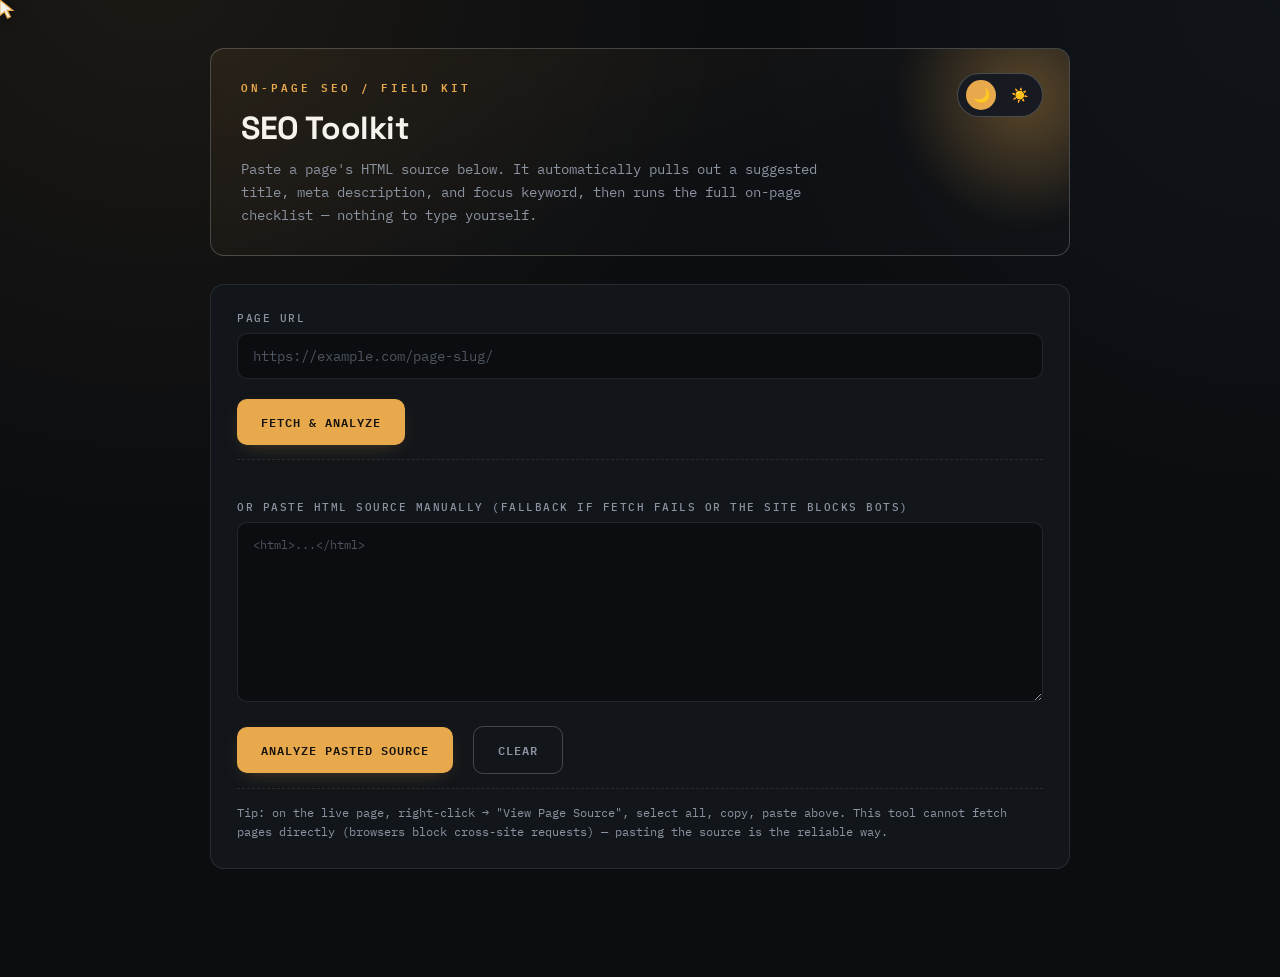
<file: index.html>
<!DOCTYPE html>
<html lang="en">
<head>
<meta charset="UTF-8">
<meta name="viewport" content="width=device-width, initial-scale=1.0">
<title>SEO Toolkit — Generator + Checklist Analyzer</title>
<link rel="stylesheet" href="seo-toolkit.css">
</head>
<body>
<div class="cursor-arrow" id="cursorArrow">
  <svg viewBox="0 0 24 24" xmlns="http://www.w3.org/2000/svg">
    <path d="M2 2 L2 19 L7 15 L10.5 22 L13.5 20.5 L10 13.5 L16 13.5 Z"/>
  </svg>
</div>
<div class="wrap">

<div class="masthead">
  <div class="theme-toggle">
    <button id="themeDark" title="Dark mode">🌙</button>
    <button id="themeLight" title="Light mode">☀️</button>
  </div>
  <p class="eyebrow">On-Page SEO / Field Kit</p>
  <h1>SEO Toolkit</h1>
  <p class="sub">Paste a page's HTML source below. It automatically pulls out a suggested title, meta description, and focus keyword, then runs the full on-page checklist — nothing to type yourself.</p>
</div>

<!-- SINGLE PANEL: paste source, get everything -->
<div class="panel active" id="checker">
  <div class="card">
    <label>Page URL</label>
    <input type="text" id="check-url" placeholder="https://example.com/page-slug/" onkeydown="if(event.key==='Enter'){event.preventDefault(); fetchAndAnalyze();}">
    <button onclick="fetchAndAnalyze()">Fetch &amp; Analyze</button>
    <div class="hint" id="fetch-status"></div>

    <label style="margin-top:26px;">Or paste HTML source manually (fallback if fetch fails or the site blocks bots)</label>
    <textarea id="check-html" placeholder="&lt;html&gt;...&lt;/html&gt;"></textarea>

    <button onclick="runChecklist()">Analyze Pasted Source</button>
    <button class="secondary" onclick="document.getElementById('check-html').value='';document.getElementById('check-results').style.display='none';">Clear</button>
    <div class="hint">Tip: on the live page, right-click → "View Page Source", select all, copy, paste above. This tool cannot fetch pages directly (browsers block cross-site requests) — pasting the source is the reliable way.</div>
  </div>

  <div id="check-results" style="display:none;">
    <div class="card" id="check-meta-card">
      <div class="section-label">Suggested Title Tag</div>
      <div id="check-titles"></div>
      <div class="section-label">Suggested Meta Description</div>
      <div id="check-descriptions"></div>
      <div class="section-label">Suggested Focus Keyword</div>
      <div class="result">
        <button class="copy" onclick="copyText('check-fk')">Copy</button>
        <div class="val" id="check-fk"></div>
      </div>
      <div class="hint" id="check-extract-note"></div>
    </div>

    <div class="summary" id="check-summary"></div>
    <div class="card" id="check-list"></div>
  </div>
</div>

</div><!-- /.wrap -->

<script src="seo-toolkit.js"></script>

</body>
</html>
</file>
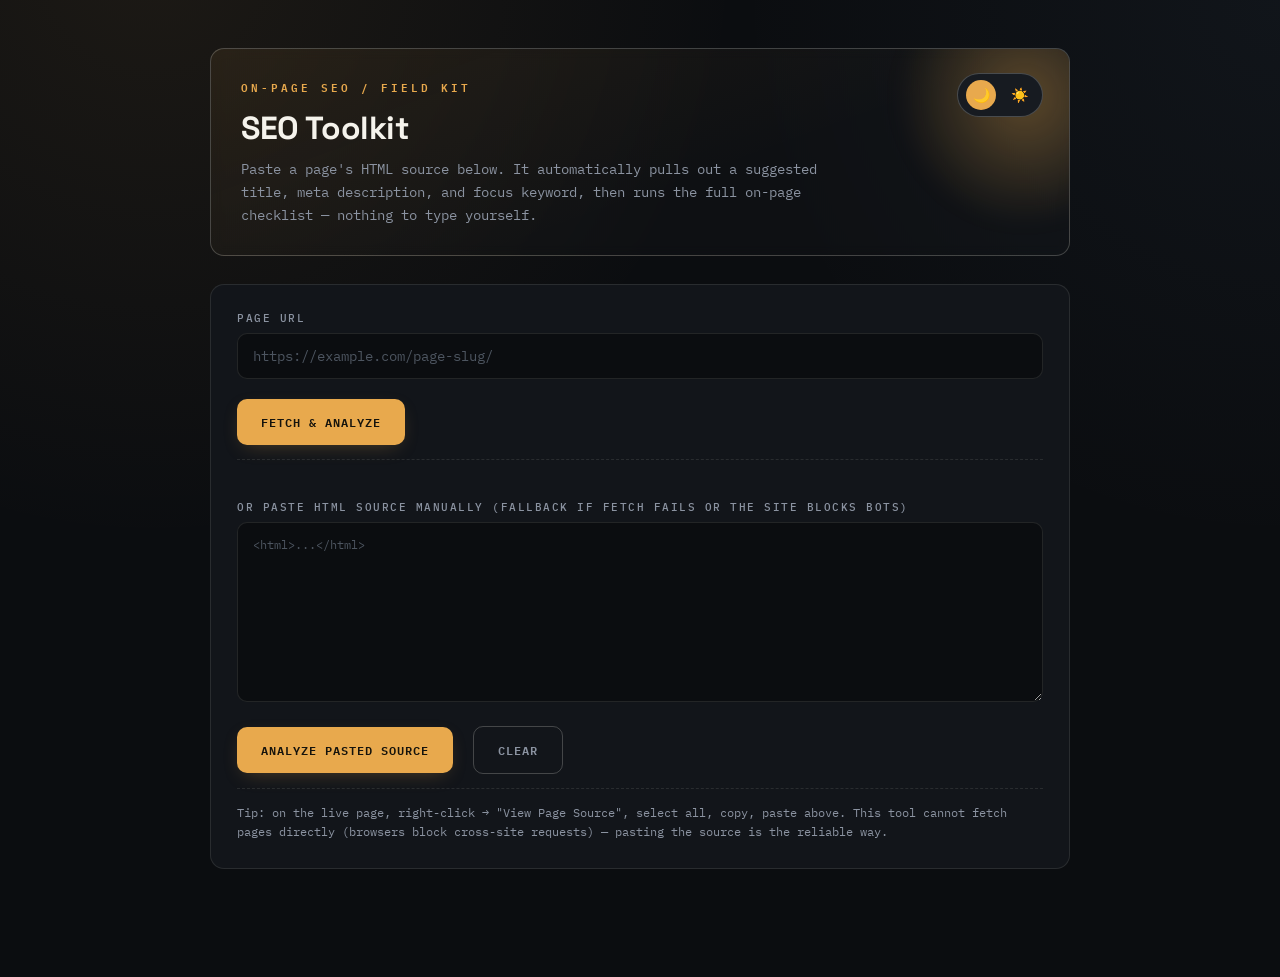
<file: seo-toolkit.html>
<!DOCTYPE html>
<html lang="en">
<head>
<meta charset="UTF-8">
<meta name="viewport" content="width=device-width, initial-scale=1.0">
<title>SEO Toolkit — Generator + Checklist Analyzer</title>
<link rel="stylesheet" href="seo-toolkit.css">
</head>
<body>
<div class="cursor-ring" id="cursorRing"></div>
<div class="cursor-dot" id="cursorDot"></div>
<div class="wrap">

<div class="masthead">
  <div class="theme-toggle">
    <button id="themeDark" title="Dark mode">🌙</button>
    <button id="themeLight" title="Light mode">☀️</button>
  </div>
  <p class="eyebrow">On-Page SEO / Field Kit</p>
  <h1>SEO Toolkit</h1>
  <p class="sub">Paste a page's HTML source below. It automatically pulls out a suggested title, meta description, and focus keyword, then runs the full on-page checklist — nothing to type yourself.</p>
</div>

<!-- SINGLE PANEL: paste source, get everything -->
<div class="panel active" id="checker">
  <div class="card">
    <label>Page URL</label>
    <input type="text" id="check-url" placeholder="https://example.com/page-slug/">
    <button onclick="fetchAndAnalyze()">Fetch &amp; Analyze</button>
    <div class="hint" id="fetch-status"></div>

    <label style="margin-top:26px;">Or paste HTML source manually (fallback if fetch fails or the site blocks bots)</label>
    <textarea id="check-html" placeholder="&lt;html&gt;...&lt;/html&gt;"></textarea>

    <button onclick="runChecklist()">Analyze Pasted Source</button>
    <button class="secondary" onclick="document.getElementById('check-html').value='';document.getElementById('check-results').style.display='none';">Clear</button>
    <div class="hint">Tip: on the live page, right-click → "View Page Source", select all, copy, paste above. This tool cannot fetch pages directly (browsers block cross-site requests) — pasting the source is the reliable way.</div>
  </div>

  <div id="check-results" style="display:none;">
    <div class="card" id="check-meta-card">
      <div class="section-label">Suggested Title Tag</div>
      <div id="check-titles"></div>
      <div class="section-label">Suggested Meta Description</div>
      <div id="check-descriptions"></div>
      <div class="section-label">Suggested Focus Keyword</div>
      <div class="result">
        <button class="copy" onclick="copyText('check-fk')">Copy</button>
        <div class="val" id="check-fk"></div>
      </div>
      <div class="hint" id="check-extract-note"></div>
    </div>

    <div class="summary" id="check-summary"></div>
    <div class="card" id="check-list"></div>
  </div>
</div>

</div><!-- /.wrap -->

<script src="seo-toolkit.js"></script>

</body>
</html>
</file>
<file: seo-toolkit.css>
@import url('https://fonts.googleapis.com/css2?family=Space+Grotesk:wght@500;600;700&family=IBM+Plex+Mono:wght@400;500;600&display=swap');

:root{
  --ink:#0b0d10; --paper:#f5f3ec; --panel:#12151a; --panel2:#171b21;
  --line: rgba(245,243,236,0.10); --line-strong: rgba(245,243,236,0.22);
  --text:#eceae3; --muted:#8b93a1;
  --accent:#e8a94d; --accent-soft:#c98a3a; --accent-glow: rgba(232,169,77,0.35);
  --good:#7dd88f; --bad:#ef6a5f; --warn:#e8a94d;
}

html[data-theme="light"]{
  --ink:#f7f5ef; --paper:#1c1c1a; --panel:#ffffff; --panel2:#f0eee5;
  --line: rgba(20,20,18,0.10); --line-strong: rgba(20,20,18,0.20);
  --text:#242420; --muted:#6b7280;
  --accent:#c9822f; --accent-soft:#a86a22; --accent-glow: rgba(201,130,47,0.25);
  --good:#2c9a56; --bad:#d9463b; --warn:#c9822f;
}
html[data-theme="light"] body{
  background:
    radial-gradient(circle at 12% -5%, rgba(201,130,47,0.06), transparent 40%),
    radial-gradient(circle at 100% 0%, rgba(125,168,216,0.05), transparent 35%),
    var(--ink);
}
html[data-theme="light"] .tab.active,
html[data-theme="light"] button:not(.secondary){ color:#fff8ef; }

*{box-sizing:border-box;}
html{scroll-behavior:smooth;}

body{
  margin:0; font-family:'IBM Plex Mono', ui-monospace, monospace;
  background:
    radial-gradient(circle at 12% -5%, rgba(232,169,77,0.08), transparent 40%),
    radial-gradient(circle at 100% 0%, rgba(125,168,216,0.05), transparent 35%),
    var(--ink);
  color:var(--text); padding:48px 24px 90px;
  background-attachment:fixed;
  cursor:none;
}

/* ============ CUSTOM CURSOR (arrow pointer) ============ */
.cursor-arrow{
  position:fixed; top:0; left:0; pointer-events:none; z-index:9999;
  width:22px; height:22px;
  transform:translate(-2px,-2px);
  transition:transform .12s ease;
}
.cursor-arrow svg{
  width:100%; height:100%;
  filter:drop-shadow(0 2px 6px rgba(0,0,0,0.45));
}
.cursor-arrow path{
  fill:var(--paper);
  stroke:var(--accent);
  stroke-width:1.4;
  transition:fill .15s ease, stroke .15s ease;
}

body.cursor-active .cursor-arrow{
  transform:translate(-2px,-2px) scale(1.15);
}
body.cursor-active .cursor-arrow path{
  fill:var(--accent);
  stroke:var(--paper);
}
.cursor-arrow.clicking{
  transform:translate(-2px,-2px) scale(0.88);
}

@media (hover:none), (pointer:coarse){
  body{cursor:auto;}
  .cursor-arrow{display:none;}
}

/* soft glow trail — faint fading dots behind the arrow as it moves */
.trail-glow{
  position:fixed; z-index:9997; pointer-events:none;
  width:6px; height:6px; border-radius:50%;
  background:var(--accent);
  filter:blur(1px);
  transform:translate(-50%,-50%);
  opacity:0.45;
  animation:trailFade .5s ease-out forwards;
}
@keyframes trailFade{
  to{ opacity:0; transform:translate(-50%,-50%) scale(0.15); }
}

/* click ripple — single clean expanding ring, not a particle burst */
.click-ripple{
  position:fixed; z-index:9998; pointer-events:none;
  width:8px; height:8px; border-radius:50%;
  border:1.5px solid var(--accent);
  transform:translate(-50%,-50%);
  opacity:0.8;
  animation:rippleOut .45s cubic-bezier(.22,.85,.4,1) forwards;
}
@keyframes rippleOut{
  to{ width:46px; height:46px; opacity:0; }
}

/* ============ LAYOUT ============ */
.wrap{max-width:860px; margin:0 auto;}

.masthead{
  border:1px solid var(--line-strong); border-radius:14px; padding:28px 30px;
  margin-bottom:28px; position:relative; overflow:hidden;
  background:linear-gradient(160deg, rgba(232,169,77,0.08), rgba(255,255,255,0.015) 60%);
  backdrop-filter:blur(6px);
}
.masthead::after{
  content:''; position:absolute; top:-40%; right:-10%; width:260px; height:260px;
  background:radial-gradient(circle, var(--accent-glow), transparent 70%);
  filter:blur(10px); pointer-events:none;
}
.eyebrow{
  font-size:11px; letter-spacing:3px; color:var(--accent); text-transform:uppercase;
  margin:0 0 12px; font-weight:600; position:relative;
}
h1{
  font-family:'Space Grotesk', sans-serif; font-size:32px; font-weight:700;
  margin:0 0 10px; letter-spacing:-0.4px; color:var(--paper); position:relative;
}
.sub{color:var(--muted); margin:0; font-size:13.5px; line-height:1.7; max-width:600px; position:relative;}

/* ============ TABS ============ */
.tabs{
  display:flex; gap:6px; margin-bottom:24px; padding:5px;
  background:var(--panel); border:1px solid var(--line); border-radius:12px;
}
.tab{
  flex:1; padding:12px 18px; background:transparent; border:none; border-radius:8px;
  cursor:none; font-size:12px; color:var(--muted); font-family:'IBM Plex Mono',monospace;
  letter-spacing:1px; text-transform:uppercase; font-weight:500;
  transition:background .18s ease, color .18s ease; text-align:center;
}
.tab.active{background:var(--accent); color:#15130c; font-weight:600; box-shadow:0 4px 18px -6px var(--accent-glow);}
.tab:not(.active):hover{color:var(--text); background:var(--panel2);}
.panel{display:none;}
.panel.active{display:block; animation:fadeIn .3s ease;}
@keyframes fadeIn{from{opacity:0; transform:translateY(6px);} to{opacity:1; transform:translateY(0);}}

/* ============ CARDS ============ */
.card{
  background:var(--panel); border:1px solid var(--line); border-radius:14px;
  padding:26px; margin-bottom:18px; position:relative;
  transition:border-color .2s ease;
}
.card:hover{border-color:var(--line-strong);}

label{
  display:block; font-size:10.5px; color:var(--muted); margin-bottom:8px; margin-top:20px;
  text-transform:uppercase; letter-spacing:1.5px; font-weight:500;
}
label:first-child{margin-top:0;}

input[type=text], textarea{
  width:100%; background:var(--ink); border:1px solid var(--line); color:var(--text);
  padding:13px 15px; border-radius:10px; font-size:13.5px; font-family:'IBM Plex Mono',monospace;
  transition:border-color .18s ease, box-shadow .18s ease;
}
input[type=text]:focus, textarea:focus{
  outline:none; border-color:var(--accent); box-shadow:0 0 0 3px rgba(232,169,77,0.12);
}
input[type=text]::placeholder, textarea::placeholder{color:#4d5560;}
textarea{min-height:180px; font-size:11.5px; resize:vertical; line-height:1.6;}

/* ============ BUTTONS ============ */
button{
  background:var(--accent); color:#15130c; border:none; padding:13px 24px;
  border-radius:10px; font-size:12px; cursor:none; margin-top:20px; font-weight:600;
  font-family:'IBM Plex Mono',monospace; letter-spacing:1px; text-transform:uppercase;
  transition:transform .12s ease, box-shadow .18s ease, background .18s ease;
  box-shadow:0 6px 20px -8px var(--accent-glow);
}
button:hover{background:#f2bd6b; box-shadow:0 8px 24px -6px var(--accent-glow); transform:translateY(-1px);}
button:active{transform:translateY(0) scale(0.97);}
button.secondary{
  background:transparent; border:1px solid var(--line-strong); color:var(--muted);
  margin-left:10px; box-shadow:none;
}
button.secondary:hover{color:var(--text); border-color:var(--text); background:transparent; box-shadow:none; transform:none;}

/* ============ RESULT BLOCKS ============ */
.result{
  background:var(--ink); border:1px solid var(--line); border-radius:10px;
  padding:16px 18px; margin-top:10px; position:relative;
  transition:border-color .18s ease;
}
.result:hover{border-color:var(--line-strong);}
.result .val{
  font-size:14px; line-height:1.6; word-break:break-word; white-space:pre-wrap;
  font-family:'Space Grotesk',sans-serif; color:var(--paper);
}
.charcount{font-size:10.5px; margin-top:9px; letter-spacing:0.5px; text-transform:uppercase; font-weight:500;}
.charcount.ok{color:var(--good);}
.charcount.bad{color:var(--bad);}
.copy{
  position:absolute; top:12px; right:12px; background:transparent; border:1px solid var(--line-strong);
  color:var(--muted); font-size:10px; padding:5px 12px; border-radius:6px; cursor:none; margin:0;
  letter-spacing:1px; text-transform:uppercase; transition:color .15s ease, border-color .15s ease;
}
.copy:hover{color:var(--accent); border-color:var(--accent);}

.section-label{
  font-size:10.5px; color:var(--accent); text-transform:uppercase; letter-spacing:2px;
  margin:24px 0 10px; font-weight:600; display:flex; align-items:center; gap:10px;
}
.section-label::after{content:''; flex:1; height:1px; background:var(--line);}
.section-label:first-child{margin-top:0;}

/* ============ CHECKLIST ITEMS ============ */
.check-item{
  display:flex; gap:14px; padding:15px 0; border-bottom:1px solid var(--line);
  align-items:flex-start; transition:padding-left .15s ease;
}
.check-item:hover{padding-left:4px;}
.check-item:last-child{border-bottom:none;}
.icon{
  font-size:12px; width:24px; height:24px; flex-shrink:0; text-align:center;
  border-radius:50%; display:flex; align-items:center; justify-content:center;
  margin-top:1px; font-weight:700; font-family:'Space Grotesk',sans-serif;
}
.icon.pass{color:var(--good); background:rgba(125,216,143,0.12); border:1px solid rgba(125,216,143,0.35);}
.icon.fail{color:var(--bad); background:rgba(239,106,95,0.12); border:1px solid rgba(239,106,95,0.35);}
.icon.warn{color:var(--warn); background:rgba(232,169,77,0.12); border:1px solid rgba(232,169,77,0.35);}
.check-text .title{font-size:13.5px; font-weight:600; margin-bottom:4px; font-family:'Space Grotesk',sans-serif; color:var(--paper);}
.check-text .detail{font-size:12.5px; color:var(--muted); line-height:1.65;}

/* ============ SUMMARY STATS ============ */
.summary{display:flex; gap:12px; margin-bottom:18px; flex-wrap:wrap;}
.stat{
  background:var(--panel); border:1px solid var(--line); border-radius:12px;
  padding:18px 20px; text-align:center; flex:1; min-width:100px; position:relative; overflow:hidden;
  transition:transform .15s ease;
}
.stat:hover{transform:translateY(-2px);}
.stat .num{font-size:32px; font-weight:700; font-family:'Space Grotesk',sans-serif;}
.stat .lbl{font-size:10px; color:var(--muted); text-transform:uppercase; margin-top:4px; letter-spacing:2px;}
.stat.pass{border-color:rgba(125,216,143,0.3);} .stat.pass .num{color:var(--good);}
.stat.fail{border-color:rgba(239,106,95,0.3);} .stat.fail .num{color:var(--bad);}
.stat.warn{border-color:rgba(232,169,77,0.3);} .stat.warn .num{color:var(--warn);}

.hint{
  font-size:11.5px; color:var(--muted); margin-top:14px; line-height:1.7;
  padding-top:14px; border-top:1px dashed var(--line);
}

/* ============ THEME TOGGLE ============ */
.theme-toggle{
  position:absolute; top:24px; right:26px; z-index:2;
  display:flex; align-items:center; gap:8px;
  background:var(--panel2); border:1px solid var(--line-strong); border-radius:999px;
  padding:6px 8px; cursor:none;
}
.theme-toggle button{
  all:unset; cursor:none; width:30px; height:30px; border-radius:50%;
  display:flex; align-items:center; justify-content:center; font-size:14px;
  transition:background .18s ease, color .18s ease; margin:0; box-shadow:none;
  color:var(--muted);
}
.theme-toggle button.active{background:var(--accent); color:#15130c;}

/* ============ RESPONSIVE ============ */
@media (max-width: 720px){
  body{padding:70px 16px 60px;}
  .masthead{padding:22px 20px; border-radius:12px;}
  .theme-toggle{top:16px; right:16px; padding:5px 6px;}
  .theme-toggle button{width:26px; height:26px; font-size:12px;}
  h1{font-size:24px;}
  .sub{font-size:12.5px; max-width:100%;}
  .eyebrow{font-size:10px;}

  .tabs{flex-direction:column; gap:4px;}
  .tab{padding:12px;}

  .card{padding:18px; border-radius:12px;}
  textarea{min-height:140px; font-size:11px;}

  button{width:100%; margin-right:0;}
  button.secondary{margin-left:0; margin-top:10px;}

  .summary{flex-direction:column;}
  .stat{min-width:0;}

  .check-item{gap:10px;}
  .check-text .title{font-size:13px;}
  .check-text .detail{font-size:12px;}

  .copy{position:static; display:inline-block; margin-bottom:10px;}
  .result{padding:14px;}
}

@media (max-width: 420px){
  h1{font-size:21px;}
  .masthead::after{display:none;}
}
</file>
